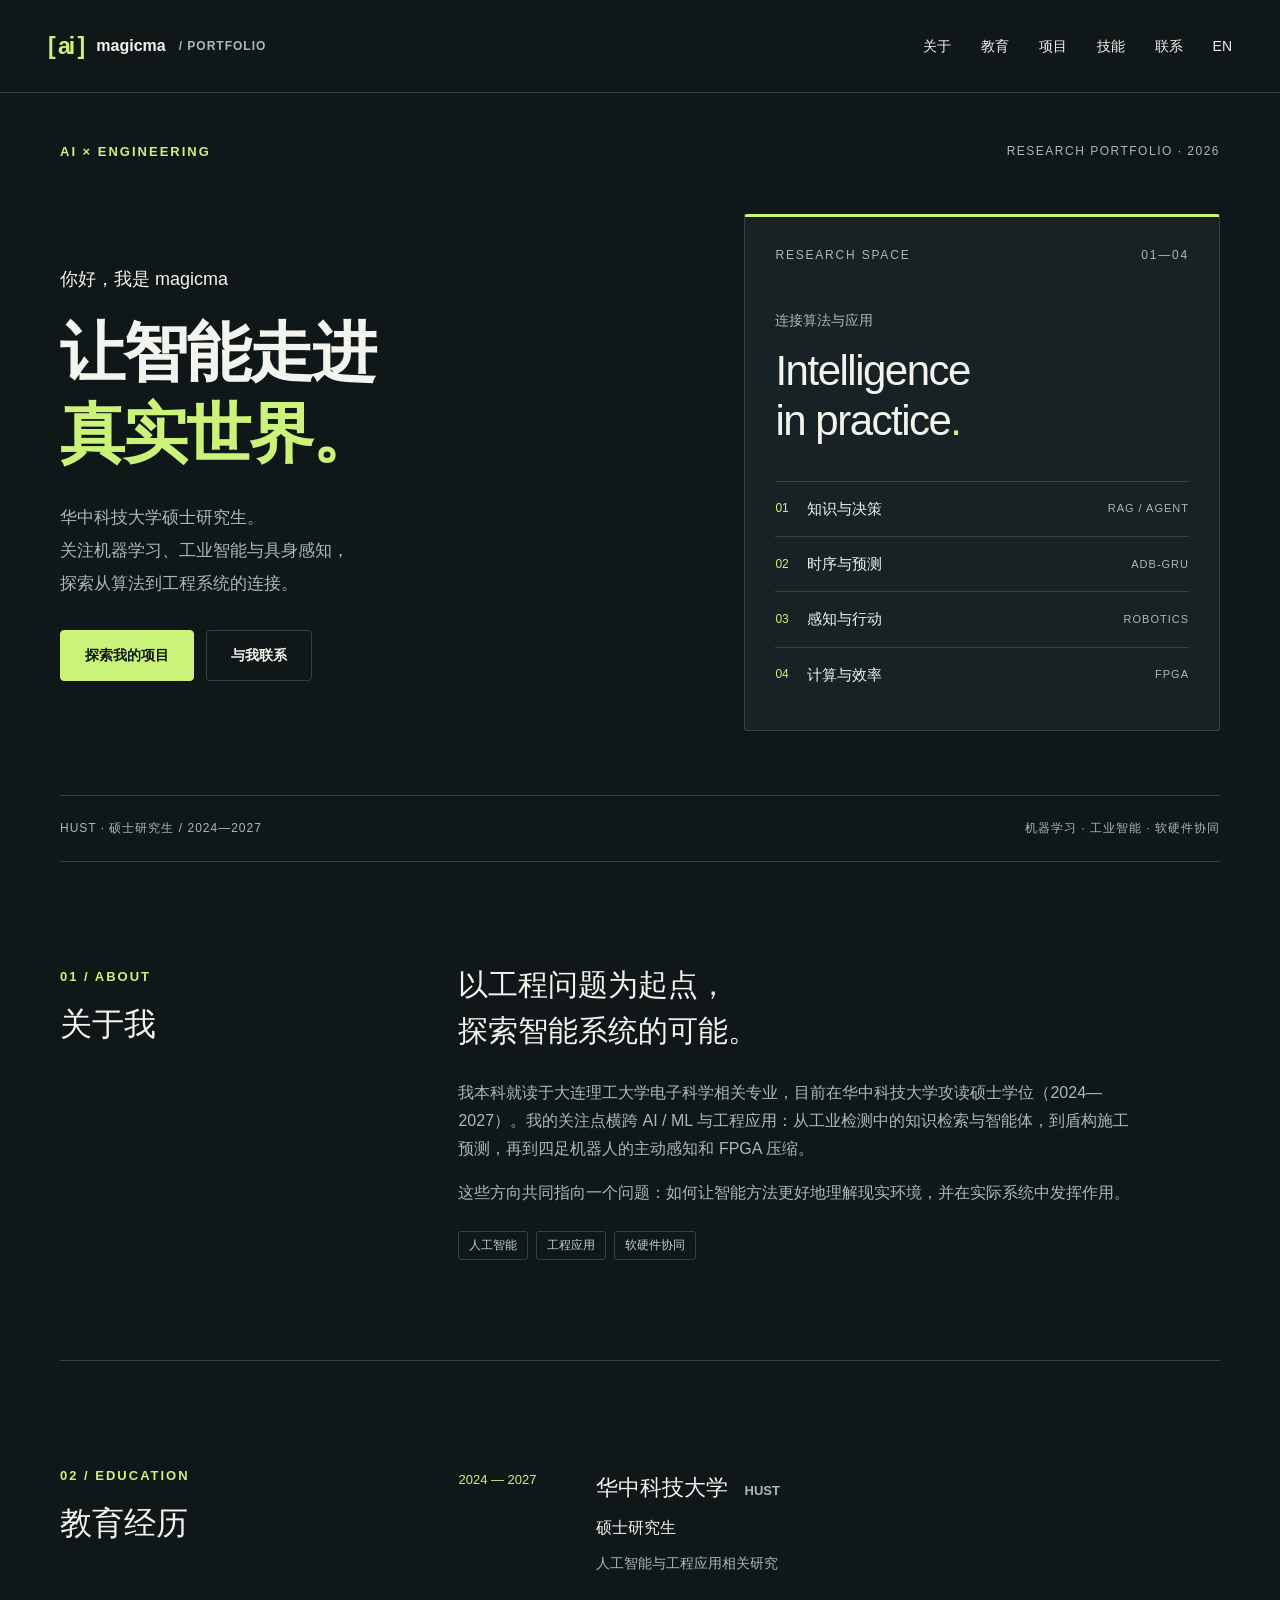
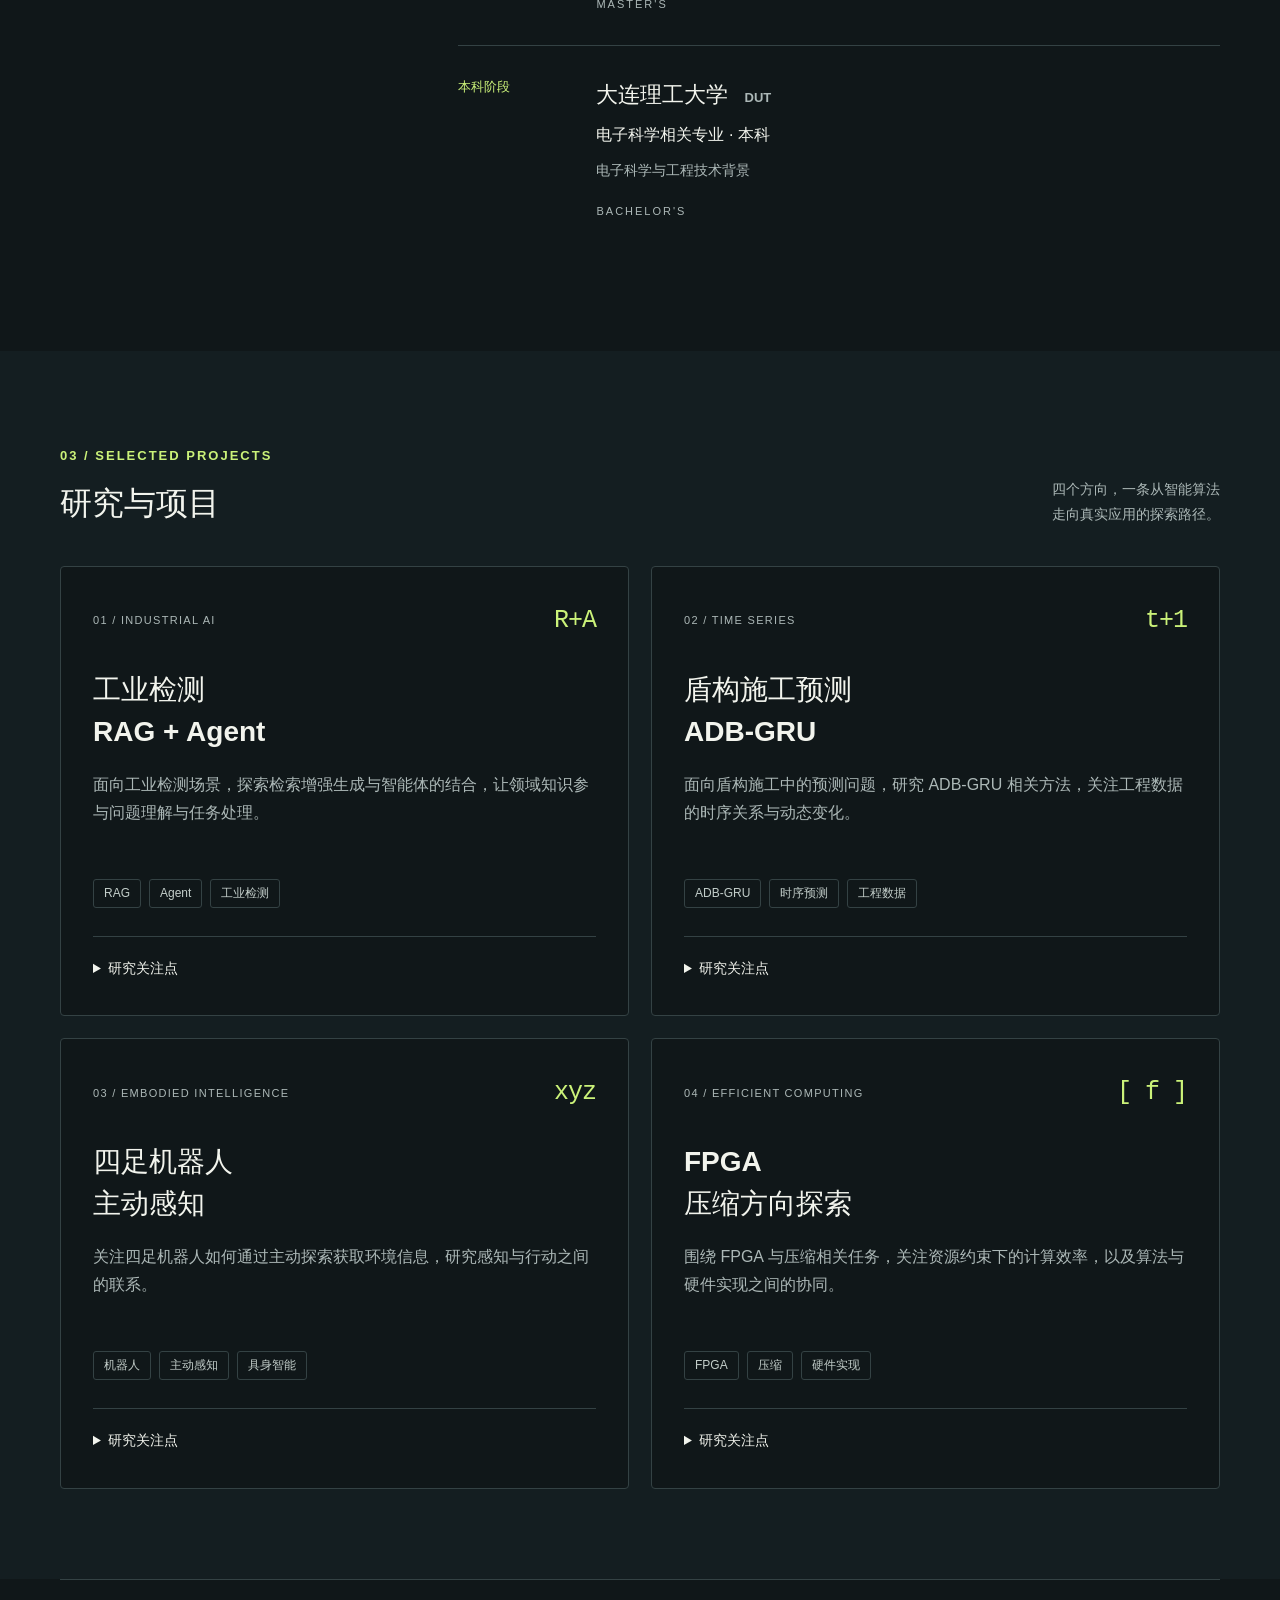
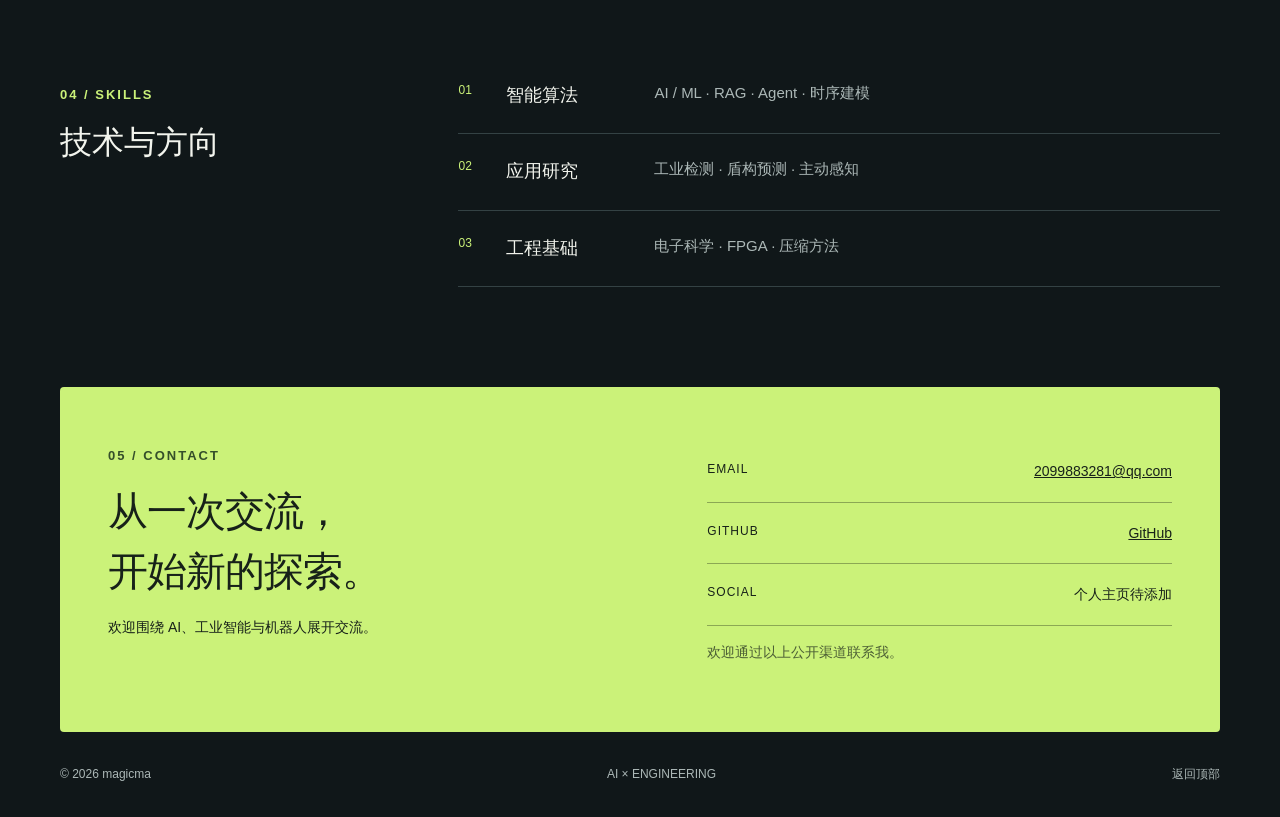
<file: index.html>
<!doctype html>
<html lang="zh-CN">
<head>
  <meta charset="utf-8"><meta name="viewport" content="width=device-width, initial-scale=1">
  <title>magicma · AI 与工程研究作品集</title>
  <meta name="description" content="华中科技大学硕士研究生个人作品集：人工智能、工业检测、盾构预测、四足机器人主动感知与 FPGA 压缩。">
  <meta name="theme-color" content="#101719">
  <link rel="icon" href="data:image/svg+xml,%3Csvg xmlns='http://www.w3.org/2000/svg' viewBox='0 0 40 40'%3E%3Crect width='40' height='40' rx='10' fill='%23101719'/%3E%3Cpath d='M10 28V12h8M30 12v16h-8' fill='none' stroke='%23cbf279' stroke-width='3'/%3E%3C/svg%3E">
  <link rel="stylesheet" href="styles.css">
</head>
<body>
<a class="skip" href="#main">跳至正文</a>
<header class="header"><a class="brand" href="#" aria-label="首页"><span class="mark">[ ai ]</span><span data-name>magicma</span><span class="brand-note"> / PORTFOLIO</span></a><nav aria-label="主导航"><a href="#about">关于</a><a href="#education">教育</a><a href="#projects">项目</a><a href="#skills">技能</a><a href="#contact">联系</a><a href="en/index.html" lang="en">EN</a></nav></header>
<main id="main">
<section class="hero wrap" aria-labelledby="hero-title">
 <div class="hero-top"><span class="eyebrow">AI × ENGINEERING</span><span class="edition">RESEARCH PORTFOLIO · 2026</span></div>
 <div class="hero-grid"><div><p class="intro">你好，我是 <span data-name>magicma</span></p><h1 id="hero-title">让智能走进<br><em>真实世界。</em></h1><p class="hero-copy">华中科技大学硕士研究生。<br>关注机器学习、工业智能与具身感知，<br>探索从算法到工程系统的连接。</p><div class="actions"><a class="button primary" href="#projects">探索我的项目</a><a class="button secondary" href="#contact">与我联系</a></div></div>
 <aside class="research-map" aria-label="研究方向概览"><div class="map-head"><span>RESEARCH SPACE</span><span>01—04</span></div><div class="map-core"><span class="core-label">连接算法与应用</span><strong>Intelligence<br>in practice<span>.</span></strong></div><div class="map-row"><span>01</span><b>知识与决策</b><small>RAG / AGENT</small></div><div class="map-row"><span>02</span><b>时序与预测</b><small>ADB-GRU</small></div><div class="map-row"><span>03</span><b>感知与行动</b><small>ROBOTICS</small></div><div class="map-row"><span>04</span><b>计算与效率</b><small>FPGA</small></div></aside></div>
 <div class="hero-bottom"><span>HUST · 硕士研究生 / 2024—2027</span><span>机器学习 · 工业智能 · 软硬件协同</span></div>
</section>
<section id="about" class="section wrap"><div class="section-label"><span>01 / ABOUT</span><h2>关于我</h2></div><div class="about-content"><h3>以工程问题为起点，<br>探索智能系统的可能。</h3><p>我本科就读于大连理工大学电子科学相关专业，目前在华中科技大学攻读硕士学位（2024—2027）。我的关注点横跨 AI / ML 与工程应用：从工业检测中的知识检索与智能体，到盾构施工预测，再到四足机器人的主动感知和 FPGA 压缩。</p><p>这些方向共同指向一个问题：如何让智能方法更好地理解现实环境，并在实际系统中发挥作用。</p><div class="tags"><span>人工智能</span><span>工程应用</span><span>软硬件协同</span></div></div></section>
<section id="education" class="section wrap"><div class="section-label"><span>02 / EDUCATION</span><h2>教育经历</h2></div><div class="education-list"><article><span class="date">2024 — 2027</span><div><h3>华中科技大学 <span>HUST</span></h3><p>硕士研究生</p><small>人工智能与工程应用相关研究</small></div><span class="degree">MASTER'S</span></article><article><span class="date">本科阶段</span><div><h3>大连理工大学 <span>DUT</span></h3><p>电子科学相关专业 · 本科</p><small>电子科学与工程技术背景</small></div><span class="degree">BACHELOR'S</span></article></div></section>
<section id="projects" class="projects-section"><div class="wrap"><div class="projects-heading"><div class="section-label"><span>03 / SELECTED PROJECTS</span><h2>研究与项目</h2></div><p>四个方向，一条从智能算法<br>走向真实应用的探索路径。</p></div><div class="project-grid">
<article class="project"><div class="project-top"><span>01 / INDUSTRIAL AI</span><span class="project-symbol">R+A</span></div><h3>工业检测<br>RAG + Agent</h3><p>面向工业检测场景，探索检索增强生成与智能体的结合，让领域知识参与问题理解与任务处理。</p><div class="tags"><span>RAG</span><span>Agent</span><span>工业检测</span></div><details><summary>研究关注点</summary><p>围绕工业知识检索、上下文组织与智能体任务流程展开。具体职责、数据集、评估结果和项目链接可在确认后补充。</p></details></article>
<article class="project"><div class="project-top"><span>02 / TIME SERIES</span><span class="project-symbol">t+1</span></div><h3>盾构施工预测<br>ADB-GRU</h3><p>面向盾构施工中的预测问题，研究 ADB-GRU 相关方法，关注工程数据的时序关系与动态变化。</p><div class="tags"><span>ADB-GRU</span><span>时序预测</span><span>工程数据</span></div><details><summary>研究关注点</summary><p>探索时序建模在盾构施工场景中的应用。模型结构、预测目标、基线与实验指标有待补充，不在此预设性能结论。</p></details></article>
<article class="project"><div class="project-top"><span>03 / EMBODIED INTELLIGENCE</span><span class="project-symbol">xyz</span></div><h3>四足机器人<br>主动感知</h3><p>关注四足机器人如何通过主动探索获取环境信息，研究感知与行动之间的联系。</p><div class="tags"><span>机器人</span><span>主动感知</span><span>具身智能</span></div><details><summary>研究关注点</summary><p>聚焦机器人主动获取信息的过程，以及感知信息与行为决策的联系。平台、方法与验证环境可进一步补充。</p></details></article>
<article class="project"><div class="project-top"><span>04 / EFFICIENT COMPUTING</span><span class="project-symbol">[ f ]</span></div><h3>FPGA<br>压缩方向探索</h3><p>围绕 FPGA 与压缩相关任务，关注资源约束下的计算效率，以及算法与硬件实现之间的协同。</p><div class="tags"><span>FPGA</span><span>压缩</span><span>硬件实现</span></div><details><summary>研究关注点</summary><p>关注压缩方法与 FPGA 实现的结合。具体压缩对象、器件平台、资源占用和性能结果待确认后补充。</p></details></article>
</div></div></section>
<section id="skills" class="section wrap"><div class="section-label"><span>04 / SKILLS</span><h2>技术与方向</h2></div><div class="skill-list"><div><span>01</span><h3>智能算法</h3><p>AI / ML · RAG · Agent · 时序建模</p></div><div><span>02</span><h3>应用研究</h3><p>工业检测 · 盾构预测 · 主动感知</p></div><div><span>03</span><h3>工程基础</h3><p>电子科学 · FPGA · 压缩方法</p></div></div></section>
<section id="contact" class="contact wrap"><div><span class="eyebrow">05 / CONTACT</span><h2>从一次交流，<br>开始新的探索。</h2><p>欢迎围绕 AI、工业智能与机器人展开交流。</p></div><div class="contact-links"><div class="contact-item"><span>EMAIL</span><span id="email-contact">邮箱待添加</span></div><div class="contact-item"><span>GITHUB</span><span id="github-contact">GitHub 链接待添加</span></div><div class="contact-item"><span>SOCIAL</span><span id="social-contact">个人主页待添加</span></div><p class="contact-note">联系方式尚未公开。</p></div></section>
</main><footer class="wrap"><span>© <span id="year">2026</span> <span data-name>magicma</span></span><span>AI × ENGINEERING</span><a href="#">返回顶部</a></footer>
<script src="profile.js"></script><script src="script.js"></script>
</body></html>
</file>
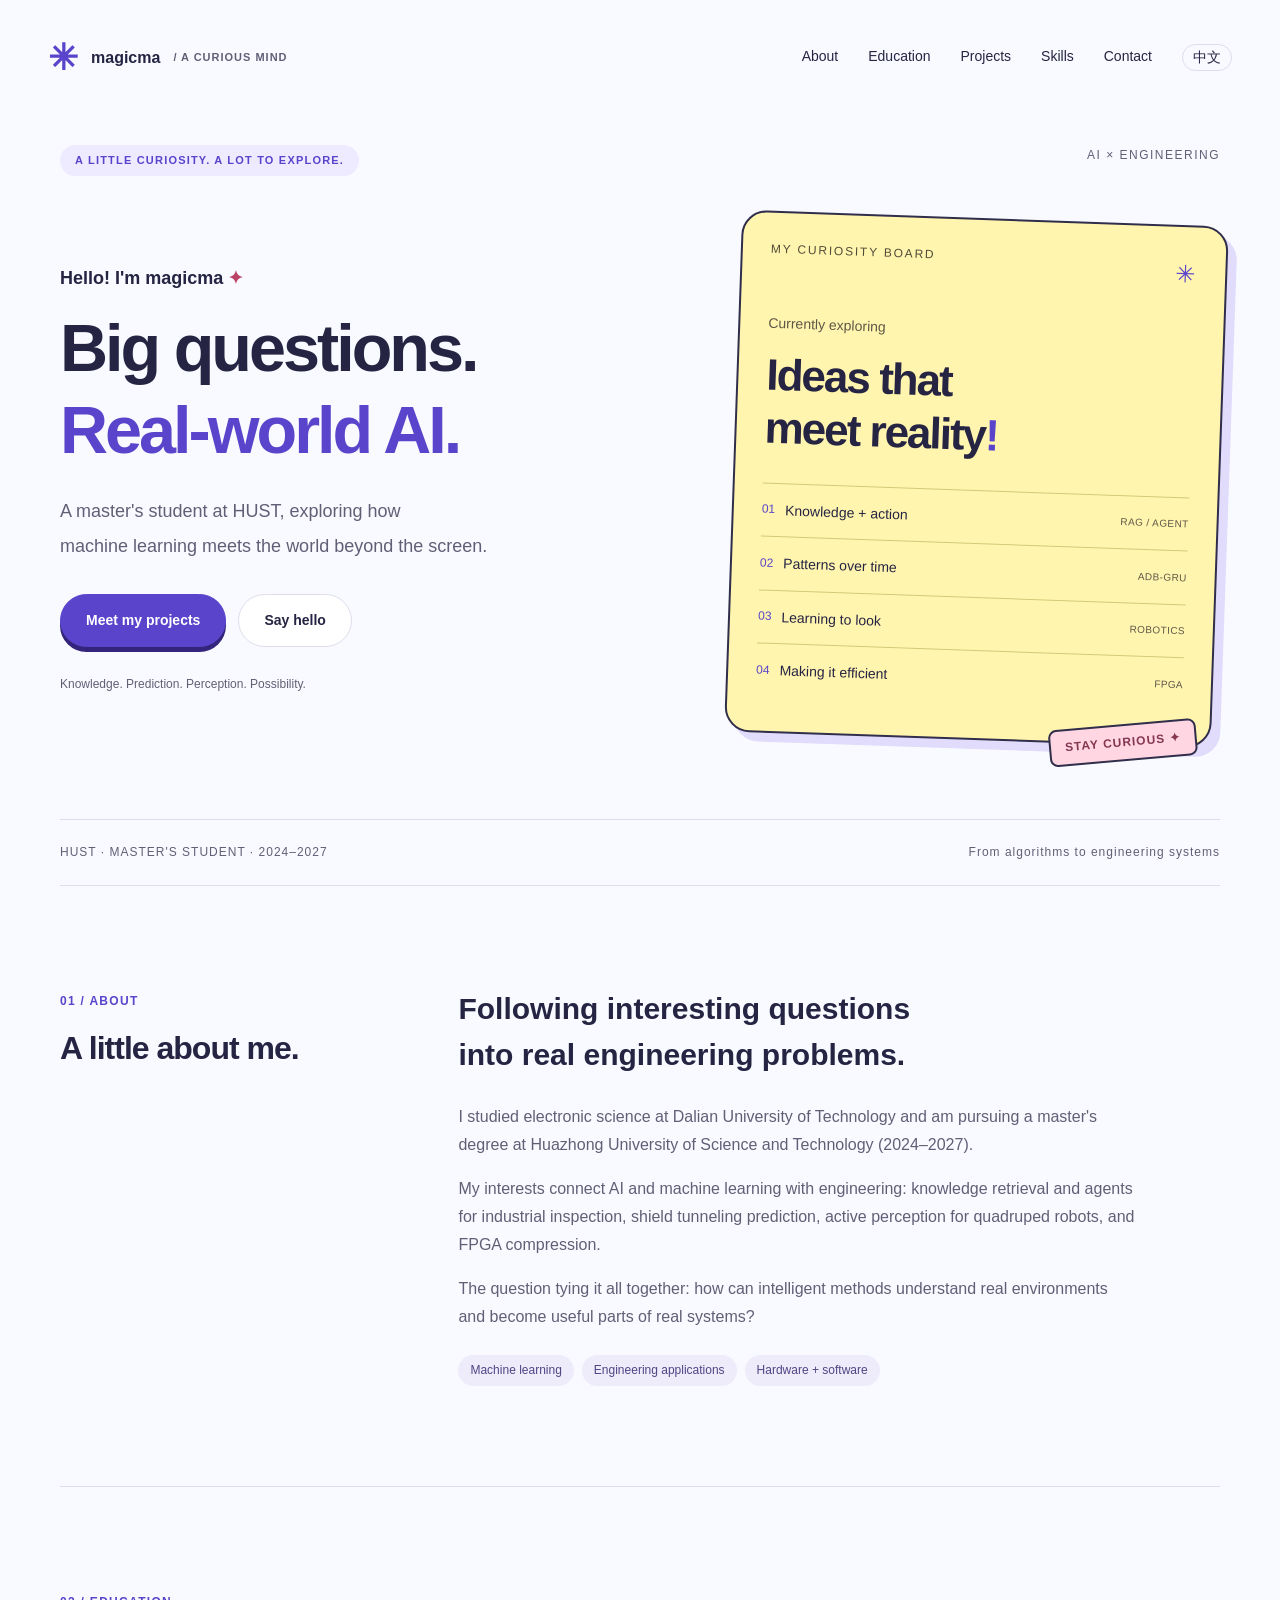
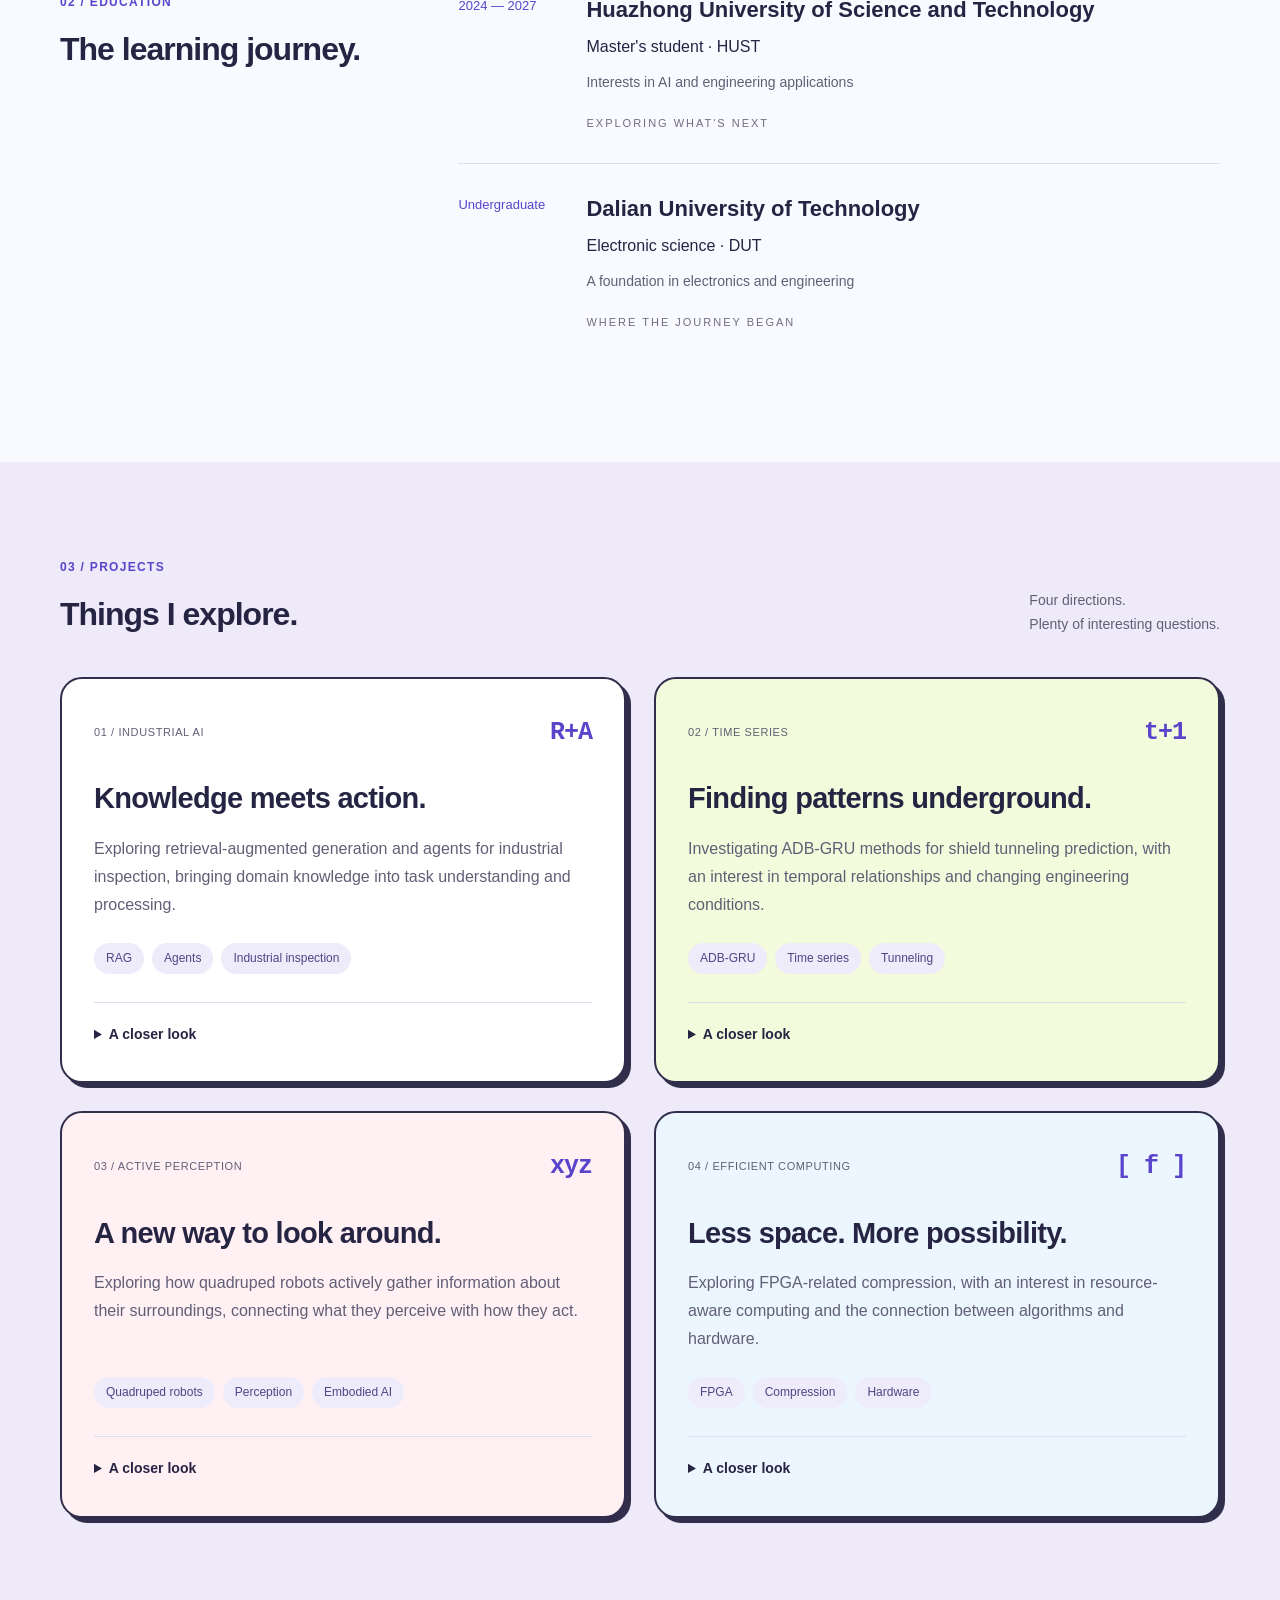
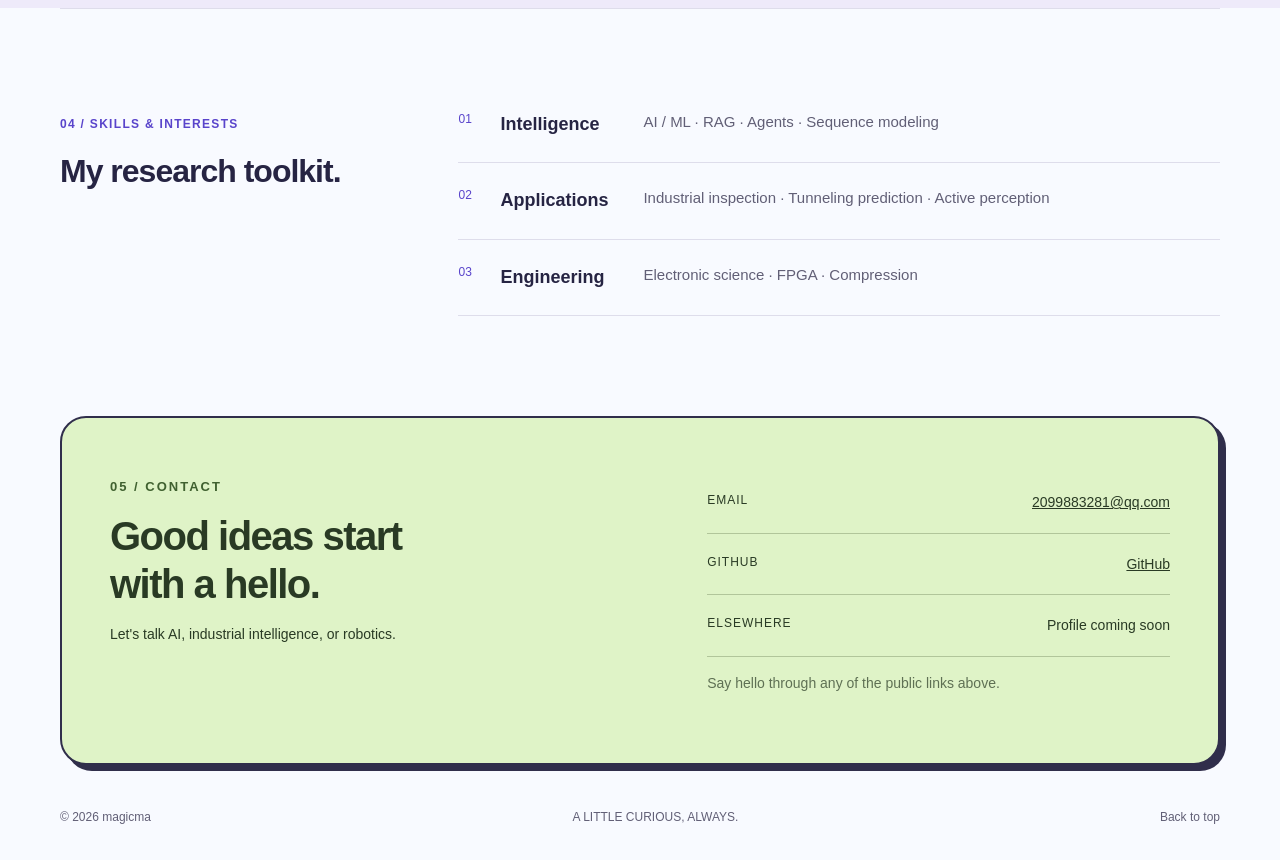
<file: en/index.html>
<!doctype html>
<html lang="en"><head><meta charset="utf-8"><meta name="viewport" content="width=device-width, initial-scale=1"><title>magicma · Curious about intelligence</title><meta name="description" content="An AI and engineering research portfolio: HUST master's student, DUT electronic science background, industrial RAG and agents, tunneling prediction, active perception, and FPGA compression."><meta name="theme-color" content="#f8faff"><link rel="icon" href="data:image/svg+xml,%3Csvg xmlns='http://www.w3.org/2000/svg' viewBox='0 0 40 40'%3E%3Crect width='40' height='40' rx='14' fill='%235a45d6'/%3E%3Ctext x='20' y='28' text-anchor='middle' fill='white' font-size='28'%3E*%3C/text%3E%3C/svg%3E"><link rel="stylesheet" href="base.css"><link rel="stylesheet" href="playful.css"></head>
<body><a class="skip" href="#main">Skip to content</a><header class="header"><a class="brand" href="#"><span class="mark" aria-hidden="true">✳</span><span data-name>magicma</span><span class="brand-note"> / A CURIOUS MIND</span></a><nav aria-label="Main navigation"><a href="#about">About</a><a href="#education">Education</a><a href="#projects">Projects</a><a href="#skills">Skills</a><a href="#contact">Contact</a><a class="language" href="../index.html" lang="zh-CN">中文</a></nav></header>
<main id="main"><section class="hero wrap" aria-labelledby="hero-title"><div class="hero-top"><span class="eyebrow">A LITTLE CURIOSITY. A LOT TO EXPLORE.</span><span class="edition">AI × ENGINEERING</span></div><div class="hero-grid"><div><p class="intro">Hello! I'm <span data-name>magicma</span> <span aria-hidden="true">✦</span></p><h1 id="hero-title">Big questions.<br><em>Real-world AI.</em></h1><p class="hero-copy">A master's student at HUST, exploring how<br class="desktop-break"> machine learning meets the world beyond the screen.</p><div class="actions"><a class="button primary" href="#projects">Meet my projects</a><a class="button secondary" href="#contact">Say hello</a></div><div class="tiny-note">Knowledge. Prediction. Perception. Possibility.</div></div><aside class="research-map" aria-label="Research interests"><div class="map-head"><span>MY CURIOSITY BOARD</span><span aria-hidden="true">✳</span></div><div class="map-core"><span class="core-label">Currently exploring</span><strong>Ideas that<br>meet reality<span>!</span></strong></div><div class="map-row"><span>01</span><b>Knowledge + action</b><small>RAG / AGENT</small></div><div class="map-row"><span>02</span><b>Patterns over time</b><small>ADB-GRU</small></div><div class="map-row"><span>03</span><b>Learning to look</b><small>ROBOTICS</small></div><div class="map-row"><span>04</span><b>Making it efficient</b><small>FPGA</small></div><span class="sticker">STAY CURIOUS ✦</span></aside></div><div class="hero-bottom"><span>HUST · MASTER'S STUDENT · 2024–2027</span><span>From algorithms to engineering systems</span></div></section>
<section id="about" class="section wrap"><div class="section-label"><span>01 / ABOUT</span><h2>A little about me.</h2></div><div class="about-content"><h3>Following interesting questions<br>into real engineering problems.</h3><p>I studied electronic science at Dalian University of Technology and am pursuing a master's degree at Huazhong University of Science and Technology (2024–2027).</p><p>My interests connect AI and machine learning with engineering: knowledge retrieval and agents for industrial inspection, shield tunneling prediction, active perception for quadruped robots, and FPGA compression.</p><p>The question tying it all together: how can intelligent methods understand real environments and become useful parts of real systems?</p><div class="tags"><span>Machine learning</span><span>Engineering applications</span><span>Hardware + software</span></div></div></section>
<section id="education" class="section wrap"><div class="section-label"><span>02 / EDUCATION</span><h2>The learning journey.</h2></div><div class="education-list"><article><span class="date">2024 — 2027</span><div><h3>Huazhong University of Science and Technology</h3><p>Master's student · HUST</p><small>Interests in AI and engineering applications</small></div><span class="degree">EXPLORING WHAT'S NEXT</span></article><article><span class="date">Undergraduate</span><div><h3>Dalian University of Technology</h3><p>Electronic science · DUT</p><small>A foundation in electronics and engineering</small></div><span class="degree">WHERE THE JOURNEY BEGAN</span></article></div></section>
<section id="projects" class="projects-section"><div class="wrap"><div class="projects-heading"><div class="section-label"><span>03 / PROJECTS</span><h2>Things I explore.</h2></div><p>Four directions.<br>Plenty of interesting questions.</p></div><div class="project-grid">
<article class="project"><div class="project-top"><span>01 / INDUSTRIAL AI</span><span class="project-symbol">R+A</span></div><h3>Knowledge meets action.</h3><p>Exploring retrieval-augmented generation and agents for industrial inspection, bringing domain knowledge into task understanding and processing.</p><div class="tags"><span>RAG</span><span>Agents</span><span>Industrial inspection</span></div><details><summary>A closer look</summary><p>The focus is the connection between retrieved knowledge and agent workflows in an industrial setting. Detailed methods and results will be added when available.</p></details></article>
<article class="project"><div class="project-top"><span>02 / TIME SERIES</span><span class="project-symbol">t+1</span></div><h3>Finding patterns underground.</h3><p>Investigating ADB-GRU methods for shield tunneling prediction, with an interest in temporal relationships and changing engineering conditions.</p><div class="tags"><span>ADB-GRU</span><span>Time series</span><span>Tunneling</span></div><details><summary>A closer look</summary><p>This direction connects sequence modeling with tunneling data. Prediction targets, experiments, and validated performance figures are not yet listed.</p></details></article>
<article class="project"><div class="project-top"><span>03 / ACTIVE PERCEPTION</span><span class="project-symbol">xyz</span></div><h3>A new way to look around.</h3><p>Exploring how quadruped robots actively gather information about their surroundings, connecting what they perceive with how they act.</p><div class="tags"><span>Quadruped robots</span><span>Perception</span><span>Embodied AI</span></div><details><summary>A closer look</summary><p>The focus is active information gathering and the link between perception and action. Robot platforms and experimental details can be added as the project description develops.</p></details></article>
<article class="project"><div class="project-top"><span>04 / EFFICIENT COMPUTING</span><span class="project-symbol">[ f ]</span></div><h3>Less space. More possibility.</h3><p>Exploring FPGA-related compression, with an interest in resource-aware computing and the connection between algorithms and hardware.</p><div class="tags"><span>FPGA</span><span>Compression</span><span>Hardware</span></div><details><summary>A closer look</summary><p>This direction investigates compression in an FPGA context. The compression target, device, resource use, and measured results remain to be specified.</p></details></article>
</div></div></section>
<section id="skills" class="section wrap"><div class="section-label"><span>04 / SKILLS & INTERESTS</span><h2>My research toolkit.</h2></div><div class="skill-list"><div><span>01</span><h3>Intelligence</h3><p>AI / ML · RAG · Agents · Sequence modeling</p></div><div><span>02</span><h3>Applications</h3><p>Industrial inspection · Tunneling prediction · Active perception</p></div><div><span>03</span><h3>Engineering</h3><p>Electronic science · FPGA · Compression</p></div></div></section>
<section id="contact" class="contact wrap"><div><span class="eyebrow">05 / CONTACT</span><h2>Good ideas start<br>with a hello.</h2><p>Let's talk AI, industrial intelligence, or robotics.</p></div><div class="contact-links"><div class="contact-item"><span>EMAIL</span><span id="email-contact">Email coming soon</span></div><div class="contact-item"><span>GITHUB</span><span id="github-contact">GitHub coming soon</span></div><div class="contact-item"><span>ELSEWHERE</span><span id="social-contact">Profile coming soon</span></div><p class="contact-note">Contact details haven't been shared yet.</p></div></section></main><footer class="wrap"><span>© <span id="year">2026</span> <span data-name>magicma</span></span><span>A LITTLE CURIOUS, ALWAYS.</span><a href="#">Back to top</a></footer><script src="profile.js"></script><script src="script.js"></script></body></html>
</file>
<file: styles.css>
@charset "UTF-8";
:root{--bg:#101719;--panel:#182225;--text:#f2f4ed;--muted:#acb8b7;--line:#344244;--accent:#cbf279;--max:1160px}*{box-sizing:border-box}html{scroll-behavior:smooth;scroll-padding-top:100px}body{margin:0;background:var(--bg);color:var(--text);font-family:Inter,"Segoe UI","Microsoft YaHei",sans-serif;font-size:16px;line-height:1.75}a{color:inherit;text-decoration:none}a:focus-visible,summary:focus-visible{outline:3px solid var(--accent);outline-offset:6px}a:hover{color:var(--accent)}.wrap{width:min(var(--max),calc(100% - 96px));margin:auto}.header{max-width:1440px;margin:auto;padding:26px 48px;display:flex;align-items:center;justify-content:space-between;border-bottom:1px solid var(--line);gap:24px}.brand{display:flex;align-items:center;gap:13px;font-weight:650}.mark{color:var(--accent);font-size:23px;letter-spacing:-2px}.brand-note{font-size:12px;color:var(--muted);letter-spacing:1px}nav{display:flex;gap:30px;font-size:14px}.hero{padding-top:48px}.hero-top,.hero-bottom,.map-head,.project-top{display:flex;justify-content:space-between;gap:20px}.eyebrow,.section-label>span{font-size:13px;letter-spacing:2px;color:var(--accent);font-weight:600}.edition{font-size:12px;letter-spacing:1.5px;color:var(--muted)}.hero-grid{display:grid;grid-template-columns:1.25fr 1fr;gap:90px;padding:50px 0 64px;align-items:center}.intro{font-size:18px;margin:0 0 16px}h1{font-size:clamp(46px,5.1vw,72px);line-height:1.25;letter-spacing:-2px;margin:0;font-weight:650}h1 em{font-style:normal;color:var(--accent)}.hero-copy{color:var(--muted);margin:26px 0 30px;font-size:17px;line-height:1.95}.actions{display:flex;gap:12px;flex-wrap:wrap}.button{display:inline-flex;padding:12px 24px;border:1px solid var(--line);border-radius:4px;font-size:14px;font-weight:650}.primary{background:var(--accent);border-color:var(--accent);color:var(--bg)}.primary:hover{background:#dcffa1;color:var(--bg)}.secondary:hover{border-color:var(--accent)}.research-map{background:var(--panel);padding:28px 30px;border:1px solid var(--line);border-top:3px solid var(--accent);border-radius:3px}.map-head{font-size:12px;letter-spacing:1.8px;color:var(--muted)}.map-core{padding:40px 0 34px}.core-label{font-size:14px;color:var(--muted)}.map-core strong{display:block;font-size:42px;letter-spacing:-1.5px;line-height:1.2;margin-top:12px;font-weight:500}.map-core strong span{color:var(--accent)}.map-row{display:flex;align-items:center;border-top:1px solid var(--line);padding:14px 0;gap:18px}.map-row>span{color:var(--accent);font-size:12px}.map-row b{font-size:15px;font-weight:500}.map-row small{margin-left:auto;font-size:11px;letter-spacing:1px;color:var(--muted)}.hero-bottom{border-top:1px solid var(--line);padding:22px 0;font-size:12px;letter-spacing:1px;color:var(--muted)}.section{display:grid;grid-template-columns:1fr 2.25fr;gap:60px;padding-top:100px;padding-bottom:100px;border-top:1px solid var(--line)}h2{font-size:32px;font-weight:550;line-height:1.4;margin:12px 0 0}h3{font-weight:550}.about-content h3{font-size:30px;line-height:1.55;margin:0 0 24px}.about-content p{color:var(--muted);max-width:680px}.tags{display:flex;gap:8px;flex-wrap:wrap;margin-top:24px}.tags span{font-size:12px;border:1px solid var(--line);padding:3px 10px;border-radius:3px;color:#c3ceca}.education-list article{display:grid;grid-template-columns:120px 1fr;gap:18px;padding:8px 0 30px;position:relative}.education-list article+article{border-top:1px solid var(--line);padding-top:30px}.date{font-size:13px;color:var(--accent)}.education-list h3{margin:0;font-size:22px}.education-list h3 span{font-size:13px;color:var(--muted);margin-left:10px}.education-list p{margin:7px 0}.education-list small{font-size:14px;color:var(--muted)}.degree{grid-column:2;font-size:11px;letter-spacing:2px;color:var(--muted)}.projects-section{background:#141e21;padding:90px 0}.projects-heading{display:flex;justify-content:space-between;align-items:end;margin-bottom:40px}.projects-heading>p{color:var(--muted);font-size:14px;margin:0}.project-grid{display:grid;grid-template-columns:1fr 1fr;gap:22px}.project{border:1px solid var(--line);padding:32px;background:var(--bg);border-radius:4px}.project-top{font-size:11px;letter-spacing:1.3px;color:var(--muted);align-items:center}.project-symbol{font-family:monospace;font-size:25px;color:var(--accent);letter-spacing:-1px}.project h3{font-size:28px;line-height:1.5;margin:26px 0 18px}.project>p{color:var(--muted);font-size:16px;min-height:84px}.project details{margin-top:28px;border-top:1px solid var(--line);padding-top:16px;font-size:14px}.project summary{cursor:pointer;color:var(--text);padding:3px 0}.project details p{color:var(--muted)}.skill-list>div{display:grid;grid-template-columns:30px 130px 1fr;align-items:start;gap:18px;border-bottom:1px solid var(--line);padding:22px 0}.skill-list>div:first-child{padding-top:0}.skill-list span{color:var(--accent);font-size:12px}.skill-list h3{font-size:18px;margin:0}.skill-list p{margin:0;color:var(--muted);font-size:15px}.contact{background:var(--accent);color:#172119;padding:54px 48px;display:grid;grid-template-columns:1.15fr 1fr;gap:65px;border-radius:4px}.contact .eyebrow{color:#354f2a}.contact h2{font-size:40px;line-height:1.5;letter-spacing:-1px}.contact p{font-size:14px}.contact-links{align-self:center}.contact-item{padding:18px 0;border-bottom:1px solid #8ba854;display:flex;justify-content:space-between;gap:20px;font-size:14px;overflow-wrap:anywhere}.contact-item>span:first-child{font-size:12px;letter-spacing:1px}.contact a{text-decoration:underline}.contact a:hover{color:#354f2a}.contact-note{opacity:.7}footer{display:flex;justify-content:space-between;padding-top:32px;padding-bottom:32px;font-size:12px;color:var(--muted)}.skip{position:absolute;left:20px;top:-100px;background:var(--accent);color:var(--bg);padding:10px;z-index:2}.skip:focus{top:10px}@media(max-width:1000px){.hero-grid{gap:40px}.map-core strong{font-size:34px}.section{gap:30px;grid-template-columns:1fr 2fr}.skill-list>div{grid-template-columns:25px 1fr}.skill-list p{grid-column:2}.contact{gap:30px}.brand-note{display:none}}@media(max-width:700px){.wrap{width:calc(100% - 40px)}.header{padding:18px 20px;flex-direction:column;align-items:flex-start;gap:14px}nav{width:100%;justify-content:space-between;gap:10px}html{scroll-padding-top:20px}.hero{padding-top:30px}.edition{display:none}.hero-grid{grid-template-columns:1fr;padding:32px 0;gap:38px}h1{font-size:48px}.hero-copy{font-size:16px}.research-map{padding:24px}.map-core{padding:26px 0}.map-core strong{font-size:38px}.hero-bottom{flex-direction:column;gap:8px}.section{grid-template-columns:1fr;gap:32px;padding-top:60px;padding-bottom:60px}.about-content h3{font-size:26px}.education-list article{grid-template-columns:1fr;gap:8px}.degree{grid-column:1}.projects-section{padding:60px 0}.projects-heading{align-items:start;flex-direction:column;gap:20px}.project-grid{grid-template-columns:1fr}.project{padding:26px}.project>p{min-height:0}.contact{padding:32px 24px;grid-template-columns:1fr;gap:16px}.contact h2{font-size:32px}footer{gap:18px;flex-wrap:wrap}footer>span:nth-child(2){display:none}}@media(prefers-reduced-motion:reduce){html{scroll-behavior:auto}}
</file>
<file: en/base.css>
@charset "UTF-8";
:root{--bg:#101719;--panel:#182225;--text:#f2f4ed;--muted:#acb8b7;--line:#344244;--accent:#cbf279;--max:1160px}*{box-sizing:border-box}html{scroll-behavior:smooth;scroll-padding-top:100px}body{margin:0;background:var(--bg);color:var(--text);font-family:Inter,"Segoe UI","Microsoft YaHei",sans-serif;font-size:16px;line-height:1.75}a{color:inherit;text-decoration:none}a:focus-visible,summary:focus-visible{outline:3px solid var(--accent);outline-offset:6px}a:hover{color:var(--accent)}.wrap{width:min(var(--max),calc(100% - 96px));margin:auto}.header{max-width:1440px;margin:auto;padding:26px 48px;display:flex;align-items:center;justify-content:space-between;border-bottom:1px solid var(--line);gap:24px}.brand{display:flex;align-items:center;gap:13px;font-weight:650}.mark{color:var(--accent);font-size:23px;letter-spacing:-2px}.brand-note{font-size:12px;color:var(--muted);letter-spacing:1px}nav{display:flex;gap:30px;font-size:14px}.hero{padding-top:48px}.hero-top,.hero-bottom,.map-head,.project-top{display:flex;justify-content:space-between;gap:20px}.eyebrow,.section-label>span{font-size:13px;letter-spacing:2px;color:var(--accent);font-weight:600}.edition{font-size:12px;letter-spacing:1.5px;color:var(--muted)}.hero-grid{display:grid;grid-template-columns:1.25fr 1fr;gap:90px;padding:50px 0 64px;align-items:center}.intro{font-size:18px;margin:0 0 16px}h1{font-size:clamp(46px,5.1vw,72px);line-height:1.25;letter-spacing:-2px;margin:0;font-weight:650}h1 em{font-style:normal;color:var(--accent)}.hero-copy{color:var(--muted);margin:26px 0 30px;font-size:17px;line-height:1.95}.actions{display:flex;gap:12px;flex-wrap:wrap}.button{display:inline-flex;padding:12px 24px;border:1px solid var(--line);border-radius:4px;font-size:14px;font-weight:650}.primary{background:var(--accent);border-color:var(--accent);color:var(--bg)}.primary:hover{background:#dcffa1;color:var(--bg)}.secondary:hover{border-color:var(--accent)}.research-map{background:var(--panel);padding:28px 30px;border:1px solid var(--line);border-top:3px solid var(--accent);border-radius:3px}.map-head{font-size:12px;letter-spacing:1.8px;color:var(--muted)}.map-core{padding:40px 0 34px}.core-label{font-size:14px;color:var(--muted)}.map-core strong{display:block;font-size:42px;letter-spacing:-1.5px;line-height:1.2;margin-top:12px;font-weight:500}.map-core strong span{color:var(--accent)}.map-row{display:flex;align-items:center;border-top:1px solid var(--line);padding:14px 0;gap:18px}.map-row>span{color:var(--accent);font-size:12px}.map-row b{font-size:15px;font-weight:500}.map-row small{margin-left:auto;font-size:11px;letter-spacing:1px;color:var(--muted)}.hero-bottom{border-top:1px solid var(--line);padding:22px 0;font-size:12px;letter-spacing:1px;color:var(--muted)}.section{display:grid;grid-template-columns:1fr 2.25fr;gap:60px;padding-top:100px;padding-bottom:100px;border-top:1px solid var(--line)}h2{font-size:32px;font-weight:550;line-height:1.4;margin:12px 0 0}h3{font-weight:550}.about-content h3{font-size:30px;line-height:1.55;margin:0 0 24px}.about-content p{color:var(--muted);max-width:680px}.tags{display:flex;gap:8px;flex-wrap:wrap;margin-top:24px}.tags span{font-size:12px;border:1px solid var(--line);padding:3px 10px;border-radius:3px;color:#c3ceca}.education-list article{display:grid;grid-template-columns:120px 1fr;gap:18px;padding:8px 0 30px;position:relative}.education-list article+article{border-top:1px solid var(--line);padding-top:30px}.date{font-size:13px;color:var(--accent)}.education-list h3{margin:0;font-size:22px}.education-list h3 span{font-size:13px;color:var(--muted);margin-left:10px}.education-list p{margin:7px 0}.education-list small{font-size:14px;color:var(--muted)}.degree{grid-column:2;font-size:11px;letter-spacing:2px;color:var(--muted)}.projects-section{background:#141e21;padding:90px 0}.projects-heading{display:flex;justify-content:space-between;align-items:end;margin-bottom:40px}.projects-heading>p{color:var(--muted);font-size:14px;margin:0}.project-grid{display:grid;grid-template-columns:1fr 1fr;gap:22px}.project{border:1px solid var(--line);padding:32px;background:var(--bg);border-radius:4px}.project-top{font-size:11px;letter-spacing:1.3px;color:var(--muted);align-items:center}.project-symbol{font-family:monospace;font-size:25px;color:var(--accent);letter-spacing:-1px}.project h3{font-size:28px;line-height:1.5;margin:26px 0 18px}.project>p{color:var(--muted);font-size:16px;min-height:84px}.project details{margin-top:28px;border-top:1px solid var(--line);padding-top:16px;font-size:14px}.project summary{cursor:pointer;color:var(--text);padding:3px 0}.project details p{color:var(--muted)}.skill-list>div{display:grid;grid-template-columns:30px 130px 1fr;align-items:start;gap:18px;border-bottom:1px solid var(--line);padding:22px 0}.skill-list>div:first-child{padding-top:0}.skill-list span{color:var(--accent);font-size:12px}.skill-list h3{font-size:18px;margin:0}.skill-list p{margin:0;color:var(--muted);font-size:15px}.contact{background:var(--accent);color:#172119;padding:54px 48px;display:grid;grid-template-columns:1.15fr 1fr;gap:65px;border-radius:4px}.contact .eyebrow{color:#354f2a}.contact h2{font-size:40px;line-height:1.5;letter-spacing:-1px}.contact p{font-size:14px}.contact-links{align-self:center}.contact-item{padding:18px 0;border-bottom:1px solid #8ba854;display:flex;justify-content:space-between;gap:20px;font-size:14px;overflow-wrap:anywhere}.contact-item>span:first-child{font-size:12px;letter-spacing:1px}.contact a{text-decoration:underline}.contact a:hover{color:#354f2a}.contact-note{opacity:.7}footer{display:flex;justify-content:space-between;padding-top:32px;padding-bottom:32px;font-size:12px;color:var(--muted)}.skip{position:absolute;left:20px;top:-100px;background:var(--accent);color:var(--bg);padding:10px;z-index:2}.skip:focus{top:10px}@media(max-width:1000px){.hero-grid{gap:40px}.map-core strong{font-size:34px}.section{gap:30px;grid-template-columns:1fr 2fr}.skill-list>div{grid-template-columns:25px 1fr}.skill-list p{grid-column:2}.contact{gap:30px}.brand-note{display:none}}@media(max-width:700px){.wrap{width:calc(100% - 40px)}.header{padding:18px 20px;flex-direction:column;align-items:flex-start;gap:14px}nav{width:100%;justify-content:space-between;gap:10px}html{scroll-padding-top:20px}.hero{padding-top:30px}.edition{display:none}.hero-grid{grid-template-columns:1fr;padding:32px 0;gap:38px}h1{font-size:48px}.hero-copy{font-size:16px}.research-map{padding:24px}.map-core{padding:26px 0}.map-core strong{font-size:38px}.hero-bottom{flex-direction:column;gap:8px}.section{grid-template-columns:1fr;gap:32px;padding-top:60px;padding-bottom:60px}.about-content h3{font-size:26px}.education-list article{grid-template-columns:1fr;gap:8px}.degree{grid-column:1}.projects-section{padding:60px 0}.projects-heading{align-items:start;flex-direction:column;gap:20px}.project-grid{grid-template-columns:1fr}.project{padding:26px}.project>p{min-height:0}.contact{padding:32px 24px;grid-template-columns:1fr;gap:16px}.contact h2{font-size:32px}footer{gap:18px;flex-wrap:wrap}footer>span:nth-child(2){display:none}}@media(prefers-reduced-motion:reduce){html{scroll-behavior:auto}}
</file>
<file: en/playful.css>
:root{--bg:#f8faff;--panel:#fff;--text:#262443;--muted:#615f76;--line:#deddeb;--accent:#5944cb}body{background:var(--bg)}.header{border-bottom:0}.mark{font-size:36px;letter-spacing:0}.brand-note{font-size:11px}.language{border:1px solid var(--line);border-radius:20px;padding:0 10px}.hero{padding-top:30px}.hero-top .eyebrow{background:#eeeaff;border-radius:30px;padding:6px 15px;font-size:11px;letter-spacing:1.2px}.hero-grid{gap:64px;padding-top:42px}h1{font-size:clamp(42px,5.2vw,70px);line-height:1.12;letter-spacing:-3px;font-weight:750}h1 em{display:inline-block;margin-top:8px}.intro{font-weight:600}.intro>span:last-child{color:#b94265}.hero-copy{font-size:18px}.button{border-radius:30px;padding:13px 25px}.primary{color:white;box-shadow:0 5px 0 #34247b;transition:transform .2s,box-shadow .2s}.primary:hover{color:white;background:#6750df;transform:translateY(-2px);box-shadow:0 7px 0 #34247b}.secondary{background:white}.tiny-note{font-size:12px;margin-top:27px;color:var(--muted)}.research-map{background:#fff5af;border:2px solid #302e4b;border-radius:25px;box-shadow:9px 9px 0 #e1dcfb;transform:rotate(2deg);position:relative;padding:26px 28px 34px}.map-head{color:#514b38}.map-head>span:last-child{font-size:24px;color:#5944cb}.map-core{padding:28px 0}.map-core strong{font-size:44px;font-weight:700;letter-spacing:-2px}.core-label{color:#5e5746}.map-row{border-color:#d5c878;gap:10px}.map-row small{font-size:10px;color:#5e5746;letter-spacing:.4px}.map-row b{font-size:14px}.sticker{position:absolute;right:12px;bottom:-18px;transform:rotate(-7deg);background:#ffd6e2;color:#843752;border:2px solid #302e4b;border-radius:8px;padding:6px 14px;font-size:12px;font-weight:750;letter-spacing:1px}.hero-bottom{margin-top:15px}.section-label>span{font-size:12px;letter-spacing:1.3px}h2{font-size:32px;letter-spacing:-1px;font-weight:700}.about-content h3{font-weight:650}.tags span{border:0;background:#eeebfa;border-radius:20px;color:#514584;padding:5px 12px}.education-list h3{font-size:22px;line-height:1.4}.education-list article{grid-template-columns:110px 1fr}.degree{color:#716c82}.projects-section{background:#eeeafa}.project-grid{gap:28px}.project{border:2px solid #302e4b;border-radius:22px;box-shadow:5px 5px 0 #302e4b;background:white;transition:transform .2s}.project:hover{transform:translateY(-4px)}.project:nth-child(2){background:#f3fbdc}.project:nth-child(3){background:#fff0f4}.project:nth-child(4){background:#ecf6ff}.project h3{font-size:29px;line-height:1.25;letter-spacing:-.7px;font-weight:700}.project-symbol{font-weight:700}.project-top{letter-spacing:.6px}.project summary{font-weight:650}.project summary:hover{color:var(--accent)}.skill-list>div{grid-template-columns:24px 125px 1fr}.contact{background:#dff3c7;border:2px solid #302e4b;border-radius:26px;box-shadow:6px 6px 0 #302e4b;color:#293a24}.contact .eyebrow{color:#406130}.contact h2{line-height:1.2;letter-spacing:-1.5px;font-weight:700}.contact-item{border-color:#b1c59a}.contact a:hover{color:#5944cb}footer{padding-top:42px}@media(max-width:1000px){.header{gap:15px;padding-left:28px;padding-right:28px}nav{gap:16px}.hero-grid{gap:35px}.map-core strong{font-size:36px}.skill-list>div{grid-template-columns:24px 1fr}.skill-list p{grid-column:2}}@media(max-width:700px){.header{padding:16px 20px}nav{gap:6px;flex-wrap:wrap;justify-content:flex-start;column-gap:17px;row-gap:10px;font-size:13px}.hero-grid{gap:44px}.hero-top .eyebrow{font-size:10px;letter-spacing:.6px}h1{font-size:clamp(38px,10.4vw,64px);letter-spacing:-2px}.research-map{margin:0 5px 14px;transform:rotate(1deg)}.map-core strong{font-size:39px}.hero-copy{font-size:17px}.desktop-break{display:none}.hero-bottom{font-size:11px;letter-spacing:.3px}.education-list article{grid-template-columns:1fr}.project h3{font-size:27px}.contact{padding:30px 22px}.contact-item{font-size:13px}.map-row small{font-size:10px}.section{padding-top:60px;padding-bottom:60px}}@media(prefers-reduced-motion:reduce){.project,.primary{transition:none}.project:hover,.primary:hover{transform:none}}
</file>
